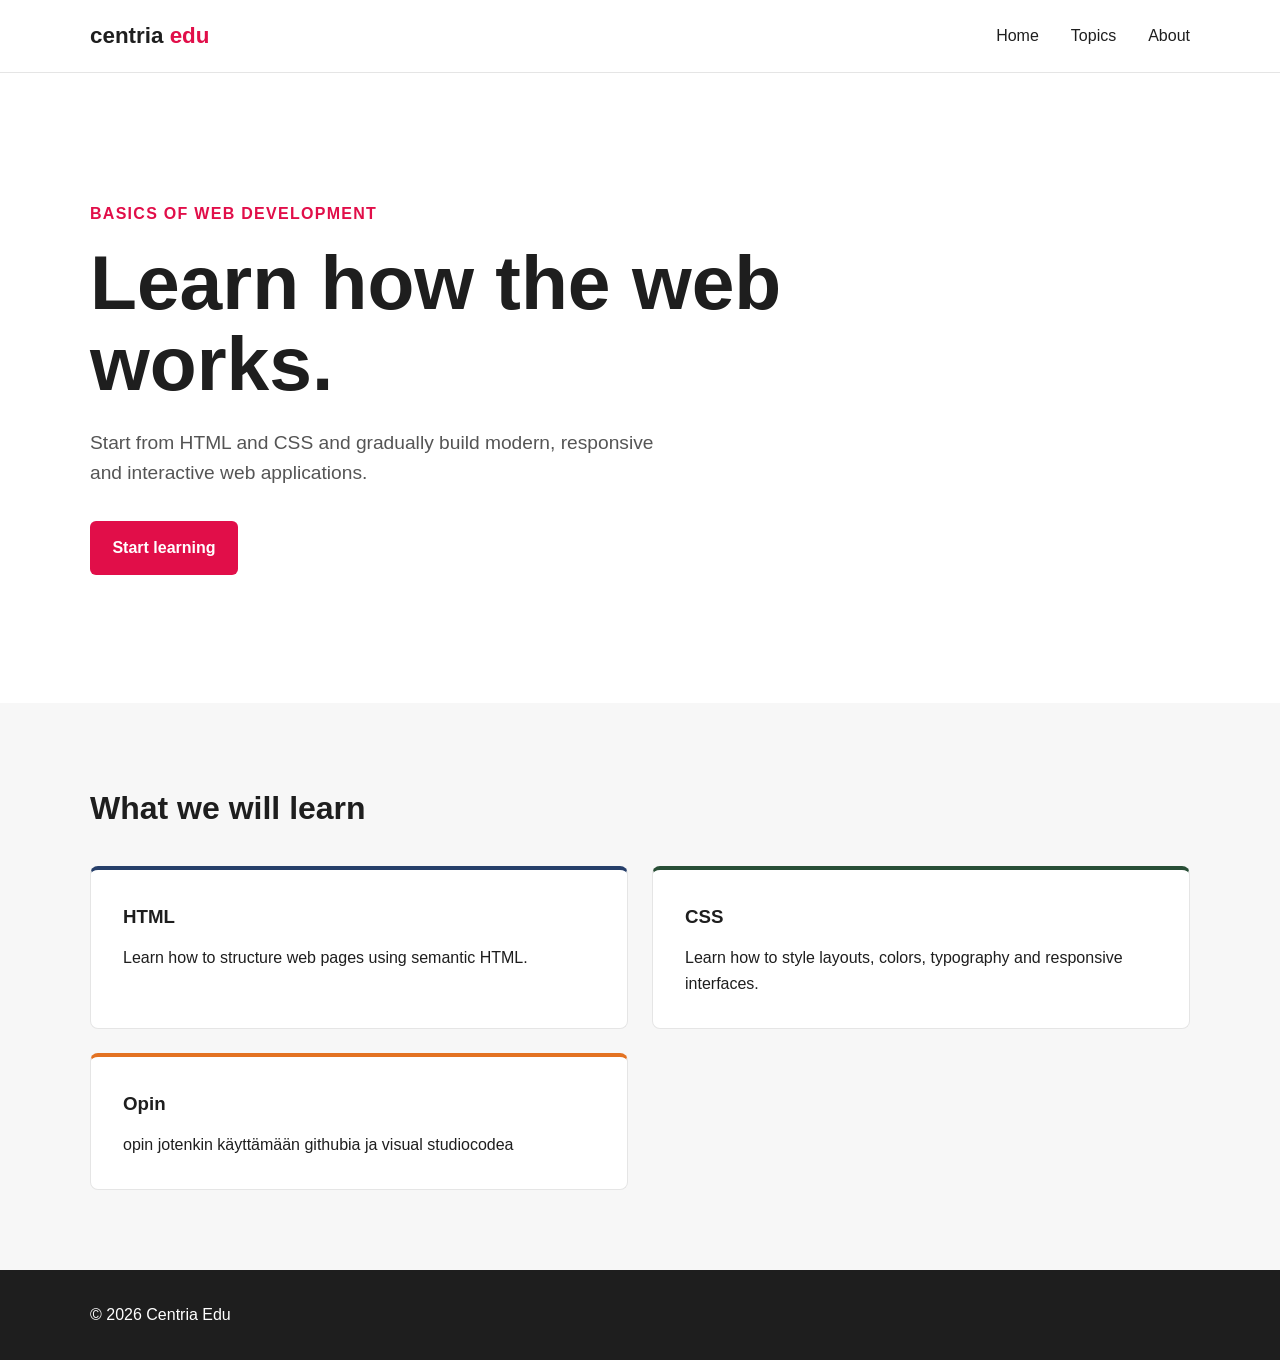
<file: index.html>
<!--
    Centria Edu - Basics of Web Development

    Original author: Ville Heikkiniemi
    Modified by: Student Name
    Last modified: 2026-08-11

    https://Topias777.github.io/s1/s4/

    Based on the original course template.
-->

<!DOCTYPE html>
<html lang="en">
<head>
    <meta charset="UTF-8">
    <meta name="viewport" content="width=device-width, initial-scale=1.0">
    <meta name="author" content="Ville Heikkiniemi">
    <link rel="icon" href="favicon.ico">
    <link rel="stylesheet" href="style.css">
    <title>Centria Edu | Basics of Web Development</title>

    <style>
        :root {
            --primary: #e10e49;
            --light: #ffffff;
            --dark: #1e1e1e;
            --blue: #263f6a;
            --green: #284e36;
            --orange: #e37222;
            --rose: #c24d52;
        }

        * {
            box-sizing: border-box;
            margin: 0;
            padding: 0;
        }

        body {
            font-family: Arial, Helvetica, sans-serif;
            background-color: var(--light);
            color: var(--dark);
            line-height: 1.6;
        }

        header {
            border-bottom: 1px solid #e5e5e5;
        }

        .container {
            width: min(1100px, 90%);
            margin: 0 auto;
        }

        nav {
            min-height: 72px;
            display: flex;
            justify-content: space-between;
            align-items: center;
        }

        .logo {
            font-size: 1.4rem;
            font-weight: bold;
            color: var(--dark);
        }

        .logo span {
            color: var(--primary);
        }

        nav ul {
            display: flex;
            gap: 2rem;
            list-style: none;
        }

        nav a {
            color: var(--dark);
            text-decoration: none;
        }

        nav a:hover {
            color: var(--primary);
        }

        .hero {
            min-height: 70vh;
            display: flex;
            align-items: center;
        }

        .hero-content {
            max-width: 700px;
        }

        .label {
            display: inline-block;
            margin-bottom: 1rem;
            color: var(--primary);
            font-weight: bold;
            text-transform: uppercase;
            letter-spacing: 0.08rem;
        }

        h1 {
            margin-bottom: 1.5rem;
            font-size: clamp(2.5rem, 6vw, 5rem);
            line-height: 1.05;
        }

        .hero p {
            max-width: 600px;
            margin-bottom: 2rem;
            font-size: 1.2rem;
            color: #555;
        }

        .button {
            display: inline-block;
            padding: 0.9rem 1.4rem;
            background-color: var(--primary);
            color: var(--light);
            text-decoration: none;
            border-radius: 6px;
            font-weight: bold;
        }

        .button:hover {
            background-color: var(--rose);
        }

        .topics {
            padding: 5rem 0;
            background-color: #f7f7f7;
        }

        .topics h2 {
            margin-bottom: 2rem;
            font-size: 2rem;
        }

        .cards {
            display: grid;
            grid-template-columns: repeat(2, 1fr);
            gap: 1.5rem;
        }

        .card {
            padding: 2rem;
            background-color: var(--light);
            border: 1px solid #e5e5e5;
            border-radius: 8px;
        }

        .card h3 {
            margin-bottom: 0.8rem;
        }

        .card:nth-child(1) {
            border-top: 4px solid var(--blue);
        }

        .card:nth-child(2) {
            border-top: 4px solid var(--green);
        }

        .card:nth-child(3) {
            border-top: 4px solid var(--orange);
        }

        footer {
            padding: 2rem 0;
            background-color: var(--dark);
            color: var(--light);
        }

        @media (max-width: 700px) {
            nav ul {
                display: none;
            }

            .cards {
                grid-template-columns: 1fr;
            }

            .hero {
                min-height: 60vh;
            }
        }
    </style>
</head>

<body>

    <header>
        <div class="container">
            <nav>
                <div class="logo">
                    centria <span>edu</span>
                </div>

                <ul>
                    <li><a href="#">Home</a></li>
                    <li><a href="#topics">Topics</a></li>
                    <li><a href="#">About</a></li>
                </ul>
            </nav>
        </div>
    </header>

    <main>

        <section class="hero">
            <div class="container">
                <div class="hero-content">

                    <span class="label">Basics of Web Development</span>

                    <h1>
                        Learn how the web works.
                    </h1>

                    <p>
                        Start from HTML and CSS and gradually build modern,
                        responsive and interactive web applications.
                    </p>

                    <a href="#topics" class="button">
                        Start learning
                    </a>

                </div>
            </div>
        </section>

        <section class="topics" id="topics">
            <div class="container">

                <h2>What we will learn</h2>

                <div class="cards">

                    <article class="card">
                        <h3>HTML</h3>
                        <p>
                            Learn how to structure web pages using semantic HTML.
                        </p>
                    </article>

                    <article class="card">
                        <h3>CSS</h3>
                        <p>
                            Learn how to style layouts, colors, typography and
                            responsive interfaces.
                        </p>
                    </article>
                                        <article class="card">
                        <h3>Opin</h3>
                        <p>
                            opin jotenkin käyttämään githubia ja visual studiocodea
                        </p>
                    </article>

                </div>
            </div>
        </section>

    </main>

    <footer>
        <div class="container">
            <p>&copy; 2026 Centria Edu</p>
        </div>
    </footer>

</body>
</html>
</file>
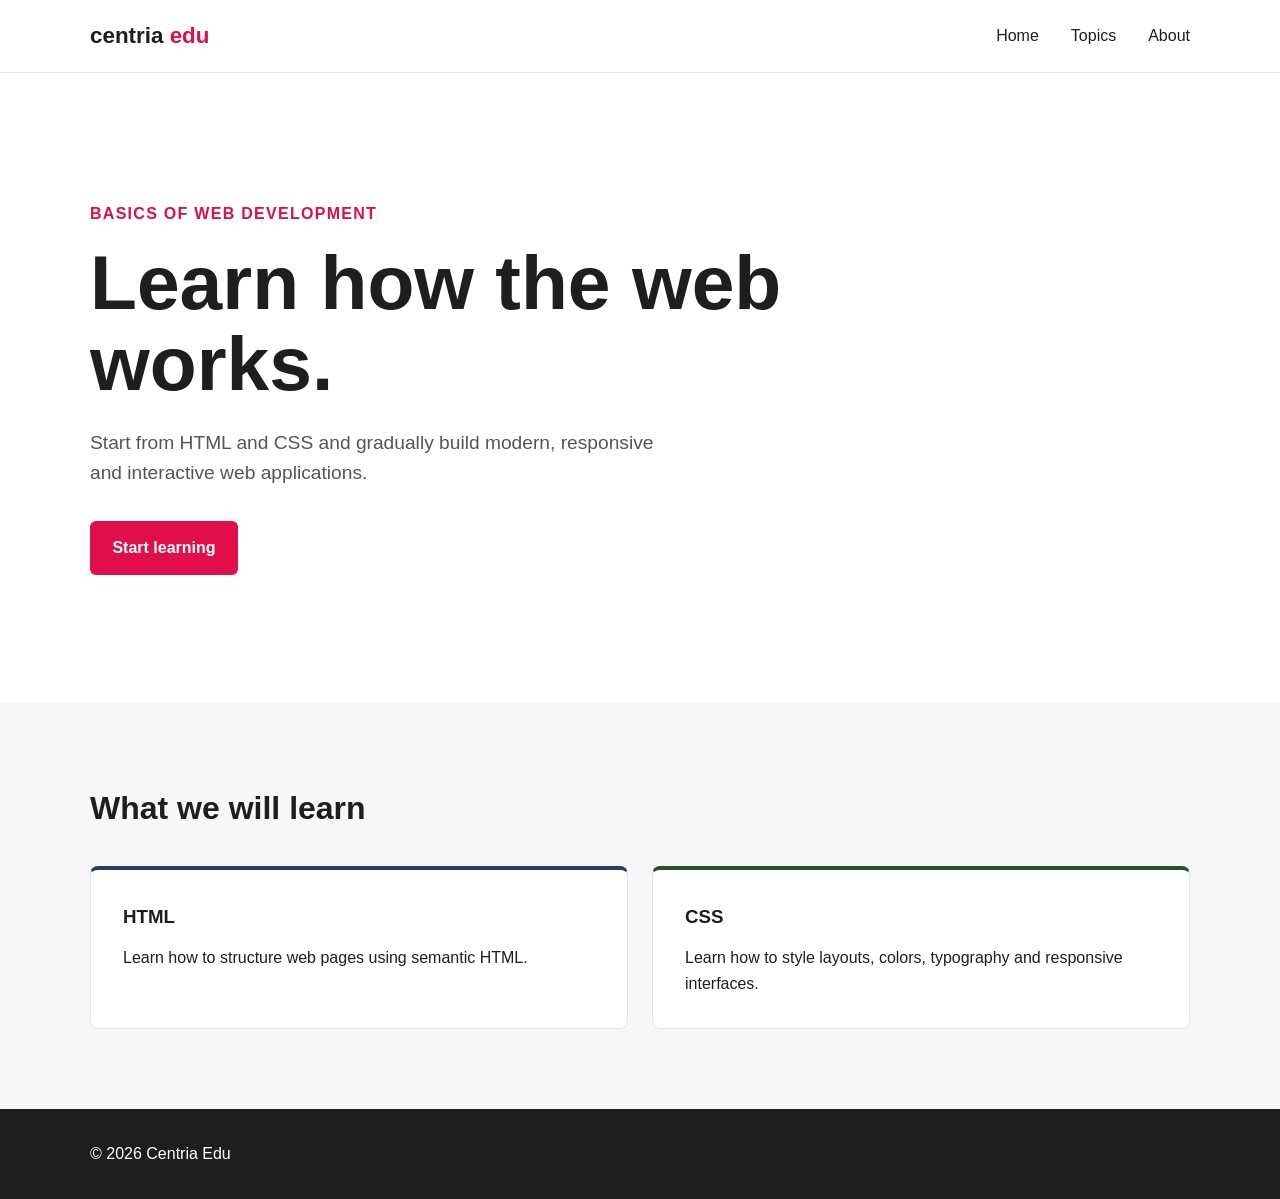
<file: a1/index.html>
<!DOCTYPE html>
<!--
    Centria Edu - Basics of Web Development

    Original author: Ville Heikkiniemi
    Modified by: Topias Rintala
    Last modified: 2026-09-09

    Based on the original course template.
-->
<html lang="fi">

<head>
    <meta charset="UTF-8">
    <meta name="viewport" content="width=device-width, initial-scale=1.0">
    <meta name="author" content="Ville Heikkiniemi">
    <link rel="icon" href="favicon.ico">

    <title>Centria Edu | Basics of Web Development</title>
    <link rel="stylesheet" href="style.css">
</head>

<body>

    <header>
        <div class="container">
            <nav>
                <div class="logo">
                    centria <span>edu</span>
                </div>

                <ul>
                    <li><a href="#">Home</a></li>
                    <li><a href="#topics">Topics</a></li>
                    <li><a href="#">About</a></li>
                </ul>
            </nav>
        </div>
    </header>

    <main>

        <section class="hero">
            <div class="container">
                <div class="hero-content">

                    <span class="label">Basics of Web Development</span>

                    <h1>
                        Learn how the web works.
                    </h1>

                    <p>
                        Start from HTML and CSS and gradually build modern,
                        responsive and interactive web applications.
                    </p>

                    <a href="#topics" class="button">
                        Start learning
                    </a>

                </div>
            </div>
        </section>

        <section class="topics" id="topics">
            <div class="container">

                <h2>What we will learn</h2>

                <div class="cards">

                    <article class="card">
                        <h3>HTML</h3>
                        <p>
                            Learn how to structure web pages using semantic HTML.
                        </p>
                    </article>

                    <article class="card">
                        <h3>CSS</h3>
                        <p>
                            Learn how to style layouts, colors, typography and
                            responsive interfaces.
                        </p>
                    </article>

                </div>
            </div>
        </section>

    </main>

    <footer>
        <div class="container">
            <p>&copy; 2026 Centria Edu</p>
        </div>
    </footer>

</body>

</html>
</file>
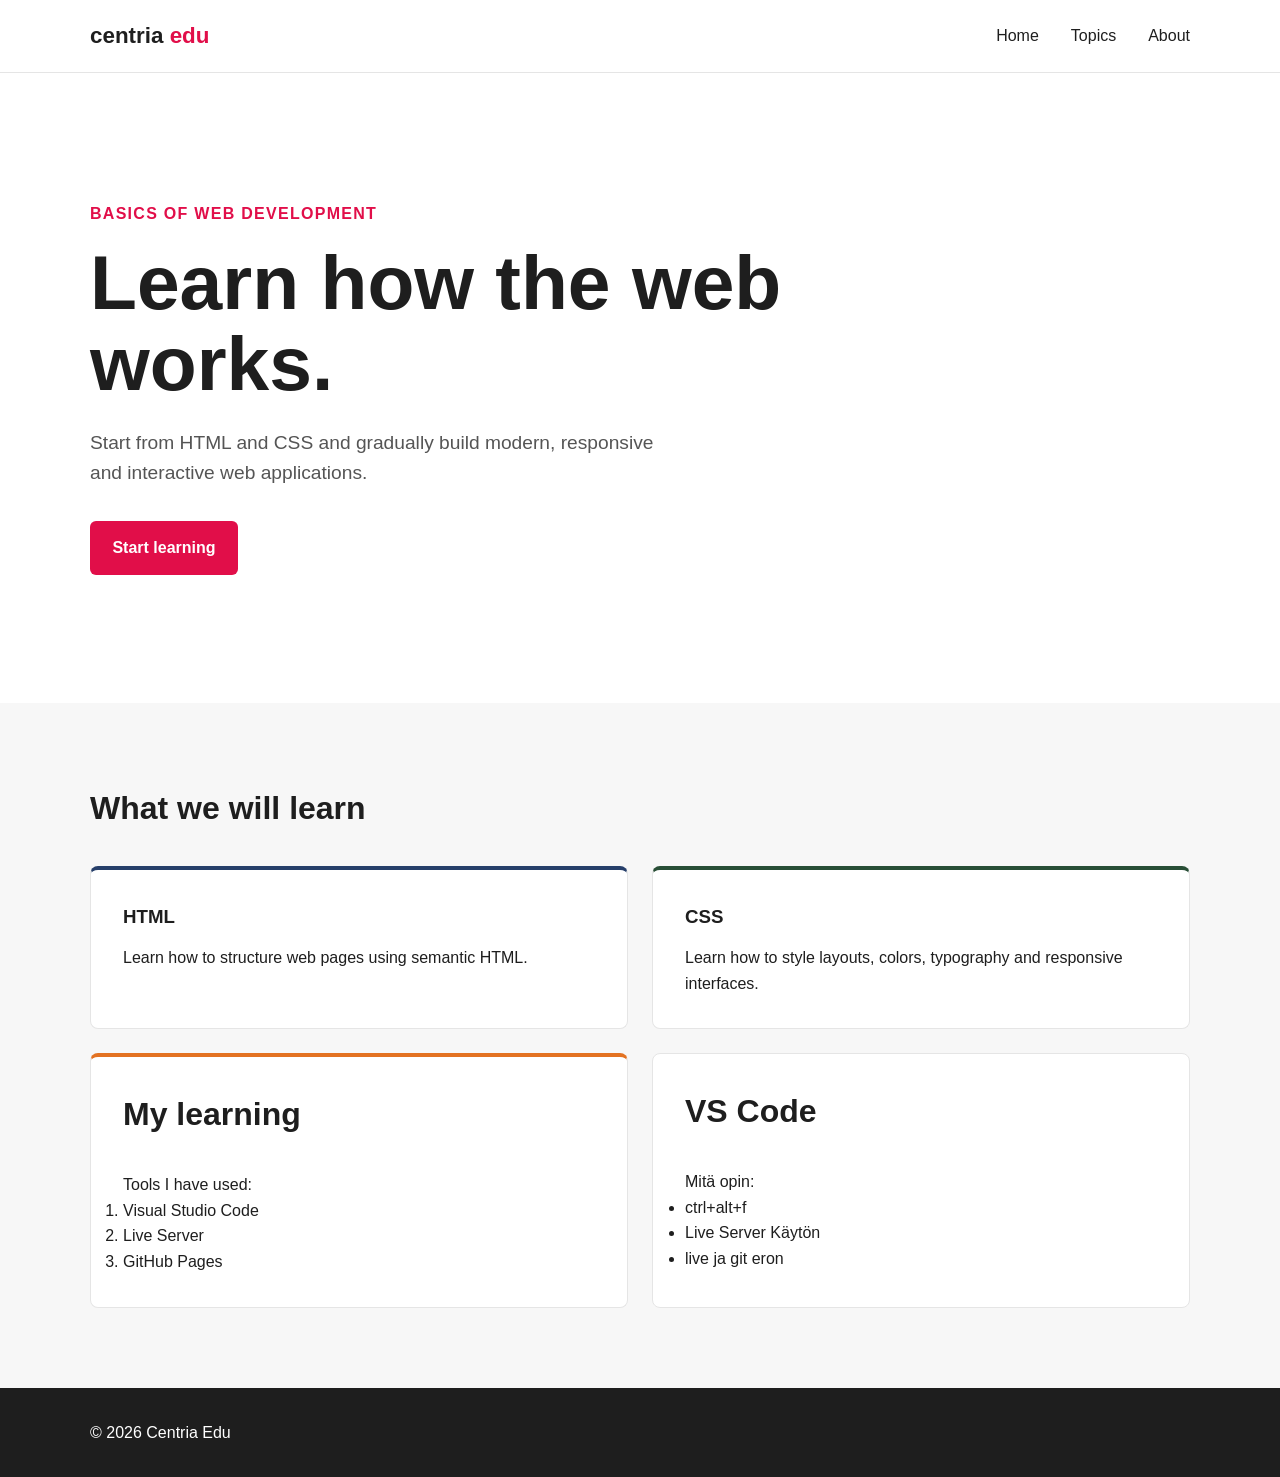
<file: s5/index.html>
<!--
    Centria Edu - Basics of Web Development

    Original author: Ville Heikkiniemi
    Modified by: Student Name
    Last modified: 2026-08-11

    Based on the original course template.
-->

<!DOCTYPE html>
<html lang="en">

<head>
    <meta charset="UTF-8">
    <meta name="viewport" content="width=device-width, initial-scale=1.0">
    <meta name="author" content="Ville Heikkiniemi">
    <link rel="icon" href="favicon.ico">

    <title>Centria Edu | Basics of Web Development</title>
    <link rel="stylesheet" href="style.css">
    <style>
        :root {
            --primary: #e10e49;
            --light: #ffffff;
            --dark: #1e1e1e;
            --blue: #263f6a;
            --green: #284e36;
            --orange: #e37222;
            --rose: #c24d52;
        }

        * {
            box-sizing: border-box;
            margin: 0;
            padding: 0;
        }

        body {
            font-family: Arial, Helvetica, sans-serif;
            background-color: var(--light);
            color: var(--dark);
            line-height: 1.6;
        }

        header {
            border-bottom: 1px solid #e5e5e5;
        }

        .container {
            width: min(1100px, 90%);
            margin: 0 auto;
        }

        nav {
            min-height: 72px;
            display: flex;
            justify-content: space-between;
            align-items: center;
        }

        .logo {
            font-size: 1.4rem;
            font-weight: bold;
            color: var(--dark);
        }

        .logo span {
            color: var(--primary);
        }

        nav ul {
            display: flex;
            gap: 2rem;
            list-style: none;
        }

        nav a {
            color: var(--dark);
            text-decoration: none;
        }

        nav a:hover {
            color: var(--primary);
        }

        .hero {
            min-height: 70vh;
            display: flex;
            align-items: center;
        }

        .hero-content {
            max-width: 700px;
        }

        .label {
            display: inline-block;
            margin-bottom: 1rem;
            color: var(--primary);
            font-weight: bold;
            text-transform: uppercase;
            letter-spacing: 0.08rem;
        }

        h1 {
            margin-bottom: 1.5rem;
            font-size: clamp(2.5rem, 6vw, 5rem);
            line-height: 1.05;
        }

        .hero p {
            max-width: 600px;
            margin-bottom: 2rem;
            font-size: 1.2rem;
            color: #555;
        }

        .button {
            display: inline-block;
            padding: 0.9rem 1.4rem;
            background-color: var(--primary);
            color: var(--light);
            text-decoration: none;
            border-radius: 6px;
            font-weight: bold;
        }

        .button:hover {
            background-color: var(--rose);
        }

        .topics {
            padding: 5rem 0;
            background-color: #f7f7f7;
        }

        .topics h2 {
            margin-bottom: 2rem;
            font-size: 2rem;
        }

        .cards {
            display: grid;
            grid-template-columns: repeat(2, 1fr);
            gap: 1.5rem;
        }

        .card {
            padding: 2rem;
            background-color: var(--light);
            border: 1px solid #e5e5e5;
            border-radius: 8px;
        }

        .card h3 {
            margin-bottom: 0.8rem;
        }

        .card:nth-child(1) {
            border-top: 4px solid var(--blue);
        }

        .card:nth-child(2) {
            border-top: 4px solid var(--green);
        }

        .card:nth-child(3) {
            border-top: 4px solid var(--orange);
        }

        footer {
            padding: 2rem 0;
            background-color: var(--dark);
            color: var(--light);
        }

        @media (max-width: 700px) {
            nav ul {
                display: none;
            }

            .cards {
                grid-template-columns: 1fr;
            }

            .hero {
                min-height: 60vh;
            }
        }
    </style>
</head>

<body>

    <header>
        <div class="container">
            <nav>
                <div class="logo">
                    centria <span>edu</span>
                </div>

                <ul>
                    <li><a href="#">Home</a></li>
                    <li><a href="#topics">Topics</a></li>
                    <li><a href="#">About</a></li>
                </ul>
            </nav>
        </div>
    </header>

    <main>

        <section class="hero">
            <div class="container">
                <div class="hero-content">

                    <span class="label">Basics of Web Development</span>

                    <h1>
                        Learn how the web works.
                    </h1>

                    <p>
                        Start from HTML and CSS and gradually build modern,
                        responsive and interactive web applications.
                    </p>

                    <a href="#topics" class="button">
                        Start learning
                    </a>

                </div>
            </div>
        </section>

        <section class="topics" id="topics">
            <div class="container">

                <h2>What we will learn</h2>

                <div class="cards">

                    <article class="card">
                        <h3>HTML</h3>
                        <p>
                            Learn how to structure web pages using semantic HTML.
                        </p>
                    </article>

                    <article class="card">
                        <h3>CSS</h3>
                        <p>
                            Learn how to style layouts, colors, typography and
                            responsive interfaces.
                        </p>
                    </article>

                    <div class="card">
                        <h2>My learning</h2>
                        <p>Tools I have used:</p>
                        <ol>
                            <li>Visual Studio Code</li>
                            <li>Live Server</li>
                            <li>GitHub Pages</li>
                        </ol>
                    </div>
                    </article>

                    <div class="card">
                        <h2>VS Code</h2>
                        <p>Mitä opin:</p>
                        <ul>
                            <li>ctrl+alt+f</li>
                            <li>Live Server Käytön</li>
                            <li>live ja git eron</li>
                        </ul>
                    </div>
                    </article>

                </div>
            </div>
        </section>

    </main>

    <footer>
        <div class="container">
            <p>&copy; 2026 Centria Edu</p>
        </div>
    </footer>

</body>

</html>
</file>
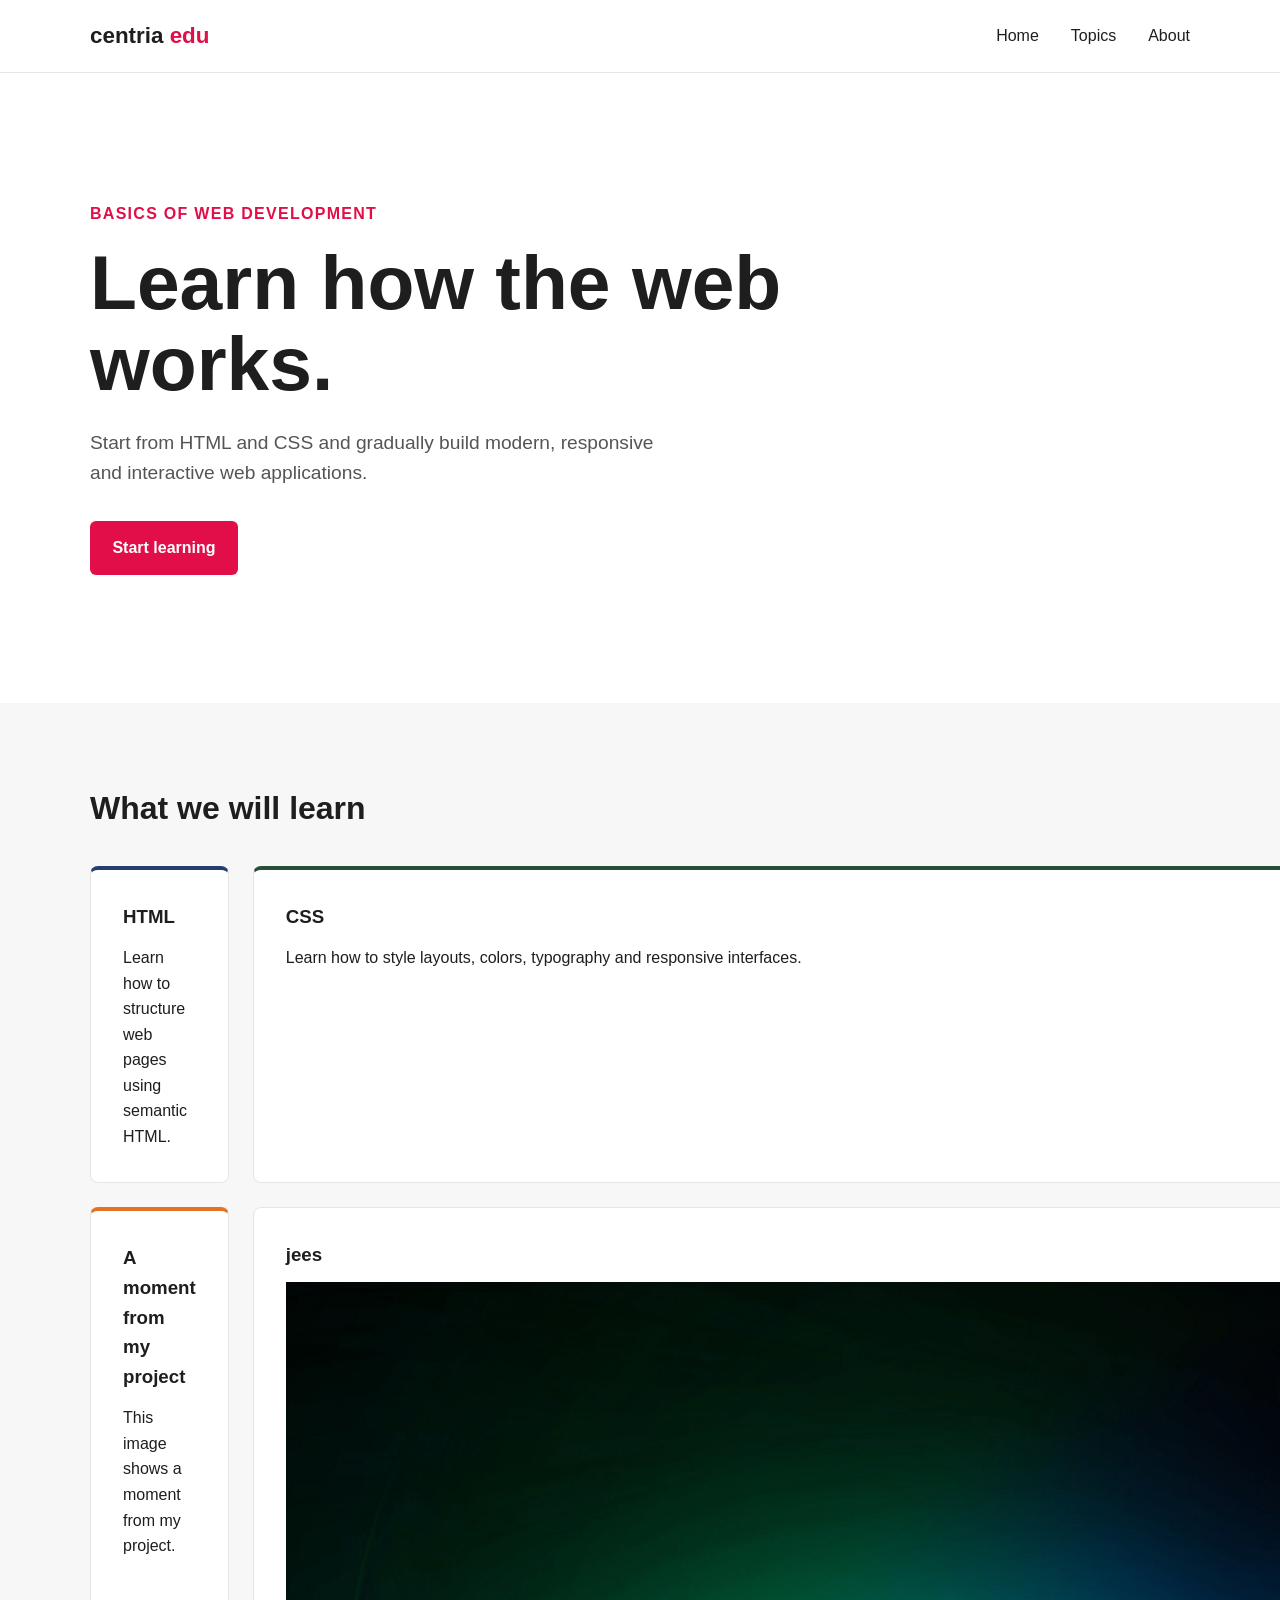
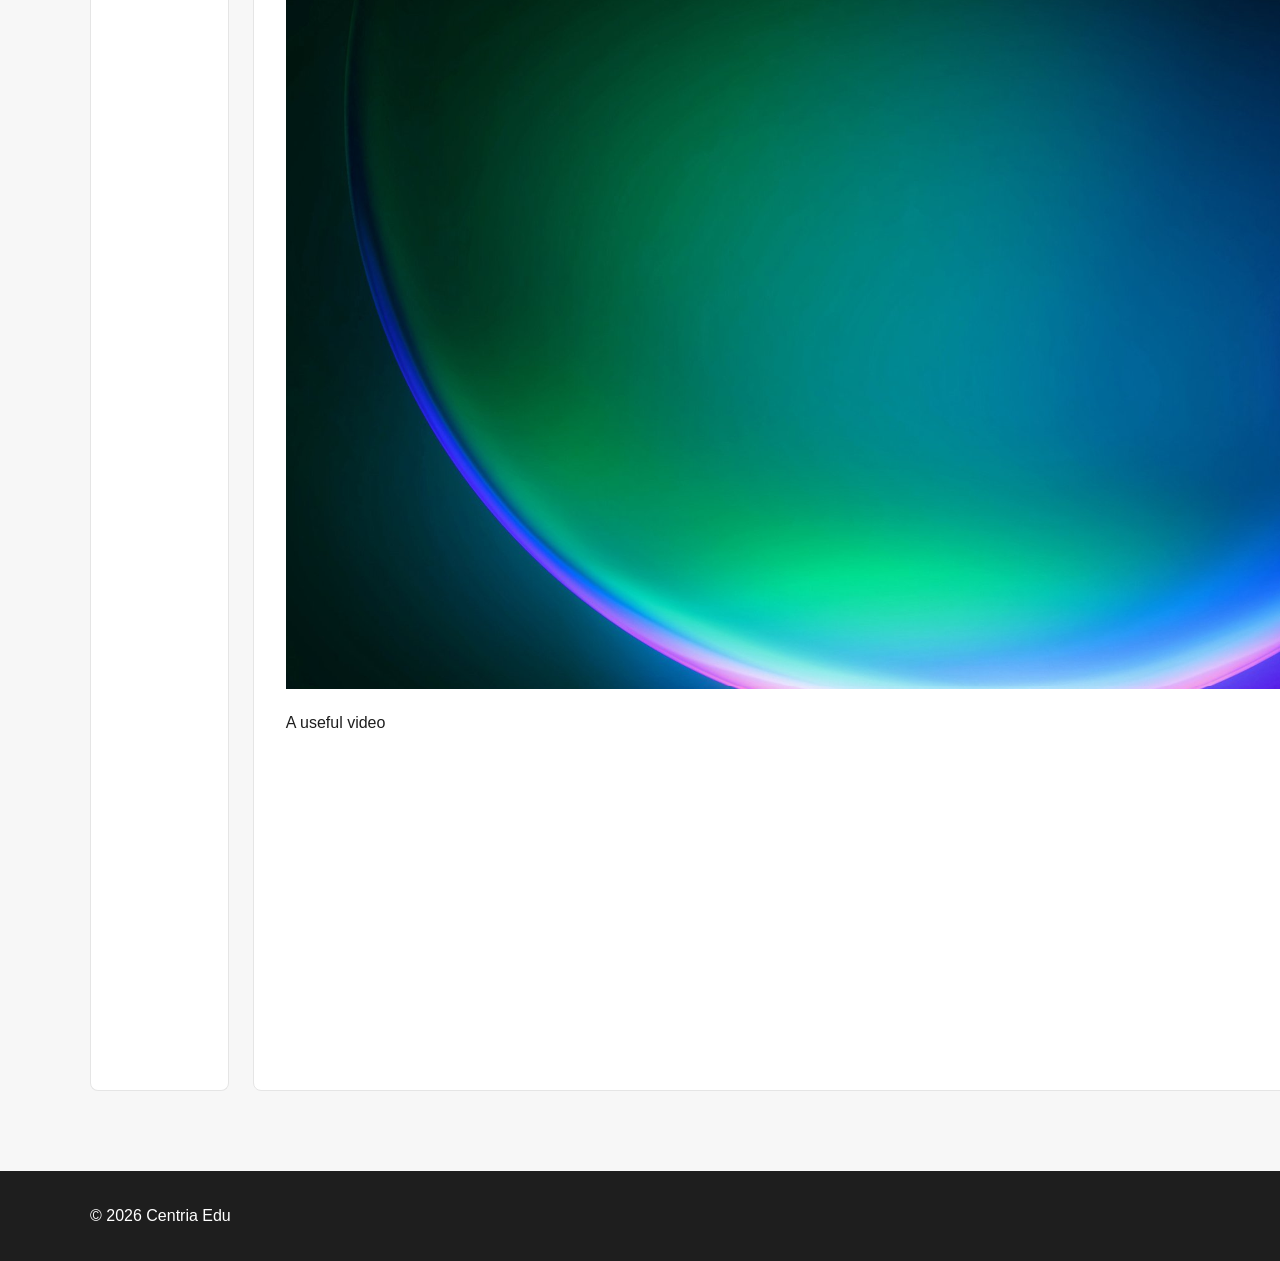
<file: s6/index.html>
<!--
    Centria Edu - Basics of Web Development

    Original author: Ville Heikkiniemi
    Modified by: Student Name
    Last modified: 2026-08-11

    Based on the original course template.
-->

<!DOCTYPE html>
<html lang="en">

<head>
    <meta charset="UTF-8">
    <meta name="viewport" content="width=device-width, initial-scale=1.0">
    <meta name="author" content="Ville Heikkiniemi">
    <link rel="icon" href="favicon.ico">
    <link rel="stylesheet" href="style.css">

    <title>Centria Edu | Basics of Web Development</title>

    <style>
        :root {
            --primary: #e10e49;
            --light: #ffffff;
            --dark: #1e1e1e;
            --blue: #263f6a;
            --green: #284e36;
            --orange: #e37222;
            --rose: #c24d52;
        }

        * {
            box-sizing: border-box;
            margin: 0;
            padding: 0;
        }

        body {
            font-family: Arial, Helvetica, sans-serif;
            background-color: var(--light);
            color: var(--dark);
            line-height: 1.6;
        }

        header {
            border-bottom: 1px solid #e5e5e5;
        }

        .container {
            width: min(1100px, 90%);
            margin: 0 auto;
        }

        nav {
            min-height: 72px;
            display: flex;
            justify-content: space-between;
            align-items: center;
        }

        .logo {
            font-size: 1.4rem;
            font-weight: bold;
            color: var(--dark);
        }

        .logo span {
            color: var(--primary);
        }

        nav ul {
            display: flex;
            gap: 2rem;
            list-style: none;
        }

        nav a {
            color: var(--dark);
            text-decoration: none;
        }

        nav a:hover {
            color: var(--primary);
        }

        .hero {
            min-height: 70vh;
            display: flex;
            align-items: center;
        }

        .hero-content {
            max-width: 700px;
        }

        .label {
            display: inline-block;
            margin-bottom: 1rem;
            color: var(--primary);
            font-weight: bold;
            text-transform: uppercase;
            letter-spacing: 0.08rem;
        }

        h1 {
            margin-bottom: 1.5rem;
            font-size: clamp(2.5rem, 6vw, 5rem);
            line-height: 1.05;
        }

        .hero p {
            max-width: 600px;
            margin-bottom: 2rem;
            font-size: 1.2rem;
            color: #555;
        }

        .button {
            display: inline-block;
            padding: 0.9rem 1.4rem;
            background-color: var(--primary);
            color: var(--light);
            text-decoration: none;
            border-radius: 6px;
            font-weight: bold;
        }

        .button:hover {
            background-color: var(--rose);
        }

        .topics {
            padding: 5rem 0;
            background-color: #f7f7f7;
        }

        .topics h2 {
            margin-bottom: 2rem;
            font-size: 2rem;
        }

        .cards {
            display: grid;
            grid-template-columns: repeat(2, 1fr);
            gap: 1.5rem;
        }

        .card {
            padding: 2rem;
            background-color: var(--light);
            border: 1px solid #e5e5e5;
            border-radius: 8px;
        }

        .card h3 {
            margin-bottom: 0.8rem;
        }

        .card:nth-child(1) {
            border-top: 4px solid var(--blue);
        }

        .card:nth-child(2) {
            border-top: 4px solid var(--green);
        }

        .card:nth-child(3) {
            border-top: 4px solid var(--orange);
        }

        footer {
            padding: 2rem 0;
            background-color: var(--dark);
            color: var(--light);
        }

        @media (max-width: 700px) {
            nav ul {
                display: none;
            }

            .cards {
                grid-template-columns: 1fr;
            }

            .hero {
                min-height: 60vh;
            }
        }
    </style>


</head>

<body>

    <header>
        <div class="container">
            <nav>
                <div class="logo">
                    centria <span>edu</span>
                </div>

                <ul>
                    <li><a href="#">Home</a></li>
                    <li><a href="#topics">Topics</a></li>
                    <li><a href="#">About</a></li>
                </ul>
            </nav>
        </div>
    </header>

    <main>

        <section class="hero">
            <div class="container">
                <div class="hero-content">

                    <span class="label">Basics of Web Development</span>

                    <h1>
                        Learn how the web works.
                    </h1>

                    <p>
                        Start from HTML and CSS and gradually build modern,
                        responsive and interactive web applications.
                    </p>

                    <a href="#topics" class="button">
                        Start learning
                    </a>

                </div>
            </div>
        </section>

        <section class="topics" id="topics">
            <div class="container">

                <h2>What we will learn</h2>

                <div class="cards">

                    <article class="card">
                        <h3>HTML</h3>
                        <p>
                            Learn how to structure web pages using semantic HTML.
                        </p>
                    </article>

                    <article class="card">
                        <h3>CSS</h3>
                        <p>
                            Learn how to style layouts, colors, typography and
                            responsive interfaces.
                        </p>
                    </article>
            
                    <article class="card">
                    <h3>A moment from my project</h3>
                    <p>
                        This image shows a moment from my project.
                    </p>
                    </article>

                    <article class="card">
                        <h3>jees</h3>
                        <img src="images/project.png" alt="kuva">
                    <article>
                        
                    </article>
                    <h3></h3>
                    <p>A useful video<p>
                    <iframe width="560" height="315" src="https://www.youtube.com/embed/KsD0Tx_RKas?si=rtxQmINP423FZYKD" title="YouTube video player" frameborder="0" allow="accelerometer; autoplay; clipboard-write; encrypted-media; gyroscope; picture-in-picture; web-share" referrerpolicy="strict-origin-when-cross-origin" allowfullscreen></iframe> 
                    </article>
                </div>
            </div>
        </section>

    </main>

    <footer>
        <div class="container">
            <p>&copy; 2026 Centria Edu</p>
        </div>
    </footer>

</body>

</html>
</file>
<file: style.css>
:root {
    --primary: #e10e49;
    --light: #ffffff;
    --dark: #1e1e1e;
    --blue: #263f6a;
    --green: #284e36;
    --orange: #e37222;
    --rose: #c24d52;
}

* {
    box-sizing: border-box;
    margin: 0;
    padding: 0;
}

body {
    font-family: Arial, Helvetica, sans-serif;
    background-color: var(--light);
    color: var(--dark);
    line-height: 1.6;
}

header {
    border-bottom: 1px solid #e5e5e5;
}

.container {
    width: min(1100px, 90%);
    margin: 0 auto;
}

nav {
    min-height: 72px;
    display: flex;
    justify-content: space-between;
    align-items: center;
}

.logo {
    font-size: 1.4rem;
    font-weight: bold;
    color: var(--dark);
}

.logo span {
    color: var(--primary);
}

nav ul {
    display: flex;
    gap: 2rem;
    list-style: none;
}

nav a {
    color: var(--dark);
    text-decoration: none;
}

nav a:hover {
    color: var(--primary);
}

.hero {
    min-height: 70vh;
    display: flex;
    align-items: center;
}

.hero-content {
    max-width: 700px;
}

.label {
    display: inline-block;
    margin-bottom: 1rem;
    color: var(--primary);
    font-weight: bold;
    text-transform: uppercase;
    letter-spacing: 0.08rem;
}

h1 {
    margin-bottom: 1.5rem;
    font-size: clamp(2.5rem, 6vw, 5rem);
    line-height: 1.05;
}

.hero p {
    max-width: 600px;
    margin-bottom: 2rem;
    font-size: 1.2rem;
    color: #555;
}

.button {
    display: inline-block;
    padding: 0.9rem 1.4rem;
    background-color: var(--primary);
    color: var(--light);
    text-decoration: none;
    border-radius: 6px;
    font-weight: bold;
}

.button:hover {
    background-color: var(--rose);
}

.topics {
    padding: 5rem 0;
    background-color: #f7f7f7;
}

.topics h2 {
    margin-bottom: 2rem;
    font-size: 2rem;
}

.cards {
    display: grid;
    grid-template-columns: repeat(2, 1fr);
    gap: 1.5rem;
}

.card {
    padding: 2rem;
    background-color: var(--light);
    border: 1px solid #e5e5e5;
    border-radius: 8px;
}

.card h3 {
    margin-bottom: 0.8rem;
}

.card:nth-child(1) {
    border-top: 4px solid var(--blue);
}

.card:nth-child(2) {
    border-top: 4px solid var(--green);
}

.card:nth-child(3) {
    border-top: 4px solid var(--orange);
}

footer {
    padding: 2rem 0;
    background-color: var(--dark);
    color: var(--light);
}

@media (max-width: 700px) {
    nav ul {
        display: none;
    }

    .cards {
        grid-template-columns: 1fr;
    }

    .hero {
        min-height: 60vh;
    }
}
</file>
<file: a1/style.css>
:root {
            --primary: #e10e49;
            --light: #ffffff;
            --dark: #1e1e1e;
            --blue: #263f6a;
            --green: #284e36;
            --orange: #e37222;
            --rose: #c24d52;
        }

        * {
            box-sizing: border-box;
            margin: 0;
            padding: 0;
        }

        body {
            font-family: Arial, Helvetica, sans-serif;
            background-color: var(--light);
            color: var(--dark);
            line-height: 1.6;
        }

        header {
            border-bottom: 1px solid #e5e5e5;
        }

        .container {
            width: min(1100px, 90%);
            margin: 0 auto;
        }

        nav {
            min-height: 72px;
            display: flex;
            justify-content: space-between;
            align-items: center;
        }

        .logo {
            font-size: 1.4rem;
            font-weight: bold;
            color: var(--dark);
        }

        .logo span {
            color: var(--primary);
        }

        nav ul {
            display: flex;
            gap: 2rem;
            list-style: none;
        }

        nav a {
            color: var(--dark);
            text-decoration: none;
        }

        nav a:hover {
            color: var(--primary);
        }

        .hero {
            min-height: 70vh;
            display: flex;
            align-items: center;
        }

        .hero-content {
            max-width: 700px;
        }

        .label {
            display: inline-block;
            margin-bottom: 1rem;
            color: var(--primary);
            font-weight: bold;
            text-transform: uppercase;
            letter-spacing: 0.08rem;
        }

        h1 {
            margin-bottom: 1.5rem;
            font-size: clamp(2.5rem, 6vw, 5rem);
            line-height: 1.05;
        }

        .hero p {
            max-width: 600px;
            margin-bottom: 2rem;
            font-size: 1.2rem;
            color: #555;
        }

        .button {
            display: inline-block;
            padding: 0.9rem 1.4rem;
            background-color: var(--primary);
            color: var(--light);
            text-decoration: none;
            border-radius: 6px;
            font-weight: bold;
        }

        .button:hover {
            background-color: var(--rose);
        }

        .topics {
            padding: 5rem 0;
            background-color: #f7f7f7;
        }

        .topics h2 {
            margin-bottom: 2rem;
            font-size: 2rem;
        }

        .cards {
            display: grid;
            grid-template-columns: repeat(2, 1fr);
            gap: 1.5rem;
        }

        .card {
            padding: 2rem;
            background-color: var(--light);
            border: 1px solid #e5e5e5;
            border-radius: 8px;
        }

        .card h3 {
            margin-bottom: 0.8rem;
        }

        .card:nth-child(1) {
            border-top: 4px solid var(--blue);
        }

        .card:nth-child(2) {
            border-top: 4px solid var(--green);
        }

        .card:nth-child(3) {
            border-top: 4px solid var(--orange);
        }

        footer {
            padding: 2rem 0;
            background-color: var(--dark);
            color: var(--light);
        }

        @media (max-width: 700px) {
            nav ul {
                display: none;
            }

            .cards {
                grid-template-columns: 1fr;
            }

            .hero {
                min-height: 60vh;
            }
        }
    
</head>
</file>
<file: s5/style.css>
<style> :root {
     --primary: #e10e49;
     --light: #ffffff;
     --dark: #1e1e1e;
     --blue: #263f6a;
     --green: #284e36;
     --orange: #e37222;
     --rose: #c24d52;
 }

 * {
     box-sizing: border-box;
     margin: 0;
     padding: 0;
 }

 body {
     font-family: Arial, Helvetica, sans-serif;
     background-color: var(--light);
     color: var(--dark);
     line-height: 1.6;
 }

 header {
     border-bottom: 1px solid #e5e5e5;
 }

 .container {
     width: min(1100px, 90%);
     margin: 0 auto;
 }

 nav {
     min-height: 72px;
     display: flex;
     justify-content: space-between;
     align-items: center;
 }

 .logo {
     font-size: 1.4rem;
     font-weight: bold;
     color: var(--dark);
 }

 .logo span {
     color: var(--primary);
 }

 nav ul {
     display: flex;
     gap: 2rem;
     list-style: none;
 }

 nav a {
     color: var(--dark);
     text-decoration: none;
 }

 nav a:hover {
     color: var(--primary);
 }

 .hero {
     min-height: 70vh;
     display: flex;
     align-items: center;
 }

 .hero-content {
     max-width: 700px;
 }

 .label {
     display: inline-block;
     margin-bottom: 1rem;
     color: var(--primary);
     font-weight: bold;
     text-transform: uppercase;
     letter-spacing: 0.08rem;
 }

 h1 {
     margin-bottom: 1.5rem;
     font-size: clamp(2.5rem, 6vw, 5rem);
     line-height: 1.05;
 }

 .hero p {
     max-width: 600px;
     margin-bottom: 2rem;
     font-size: 1.2rem;
     color: #555;
 }

 .button {
     display: inline-block;
     padding: 0.9rem 1.4rem;
     background-color: var(--primary);
     color: var(--light);
     text-decoration: none;
     border-radius: 6px;
     font-weight: bold;
 }
</file>
<file: s6/style.css>
<style>
        :root {
            --primary: #e10e49;
            --light: #ffffff;
            --dark: #1e1e1e;
            --blue: #263f6a;
            --green: #284e36;
            --orange: #e37222;
            --rose: #c24d52;
        }

        * {
            box-sizing: border-box;
            margin: 0;
            padding: 0;
        }

        body {
            font-family: Arial, Helvetica, sans-serif;
            background-color: var(--light);
            color: var(--dark);
            line-height: 1.6;
        }

        header {
            border-bottom: 1px solid #e5e5e5;
        }

        .container {
            width: min(1100px, 90%);
            margin: 0 auto;
        }

        nav {
            min-height: 72px;
            display: flex;
            justify-content: space-between;
            align-items: center;
        }

        .logo {
            font-size: 1.4rem;
            font-weight: bold;
            color: var(--dark);
        }

        .logo span {
            color: var(--primary);
        }

        nav ul {
            display: flex;
            gap: 2rem;
            list-style: none;
        }

        nav a {
            color: var(--dark);
            text-decoration: none;
        }

        nav a:hover {
            color: var(--primary);
        }

        .hero {
            min-height: 70vh;
            display: flex;
            align-items: center;
        }

        .hero-content {
            max-width: 700px;
        }

        .label {
            display: inline-block;
            margin-bottom: 1rem;
            color: var(--primary);
            font-weight: bold;
            text-transform: uppercase;
            letter-spacing: 0.08rem;
        }

        h1 {
            margin-bottom: 1.5rem;
            font-size: clamp(2.5rem, 6vw, 5rem);
            line-height: 1.05;
        }

        .hero p {
            max-width: 600px;
            margin-bottom: 2rem;
            font-size: 1.2rem;
            color: #555;
        }

        .button {
            display: inline-block;
            padding: 0.9rem 1.4rem;
            background-color: var(--primary);
            color: var(--light);
            text-decoration: none;
            border-radius: 6px;
            font-weight: bold;
        }

        .button:hover {
            background-color: var(--rose);
        }

        .topics {
            padding: 5rem 0;
            background-color: #f7f7f7;
        }

        .topics h2 {
            margin-bottom: 2rem;
            font-size: 2rem;
        }

        .cards {
            display: grid;
            grid-template-columns: repeat(2, 1fr);
            gap: 1.5rem;
        }

        .card {
            padding: 2rem;
            background-color: var(--light);
            border: 1px solid #e5e5e5;
            border-radius: 8px;
        }

        .card h3 {
            margin-bottom: 0.8rem;
        }

        .card:nth-child(1) {
            border-top: 4px solid var(--blue);
        }

        .card:nth-child(2) {
            border-top: 4px solid var(--green);
        }

        .card:nth-child(3) {
            border-top: 4px solid var(--orange);
        }

        footer {
            padding: 2rem 0;
            background-color: var(--dark);
            color: var(--light);
        }

        @media (max-width: 700px) {
            nav ul {
                display: none;
            }

            .cards {
                grid-template-columns: 1fr;
            }

            .hero {
                min-height: 60vh;
            }
        }
    </style>
</head>
</file>
